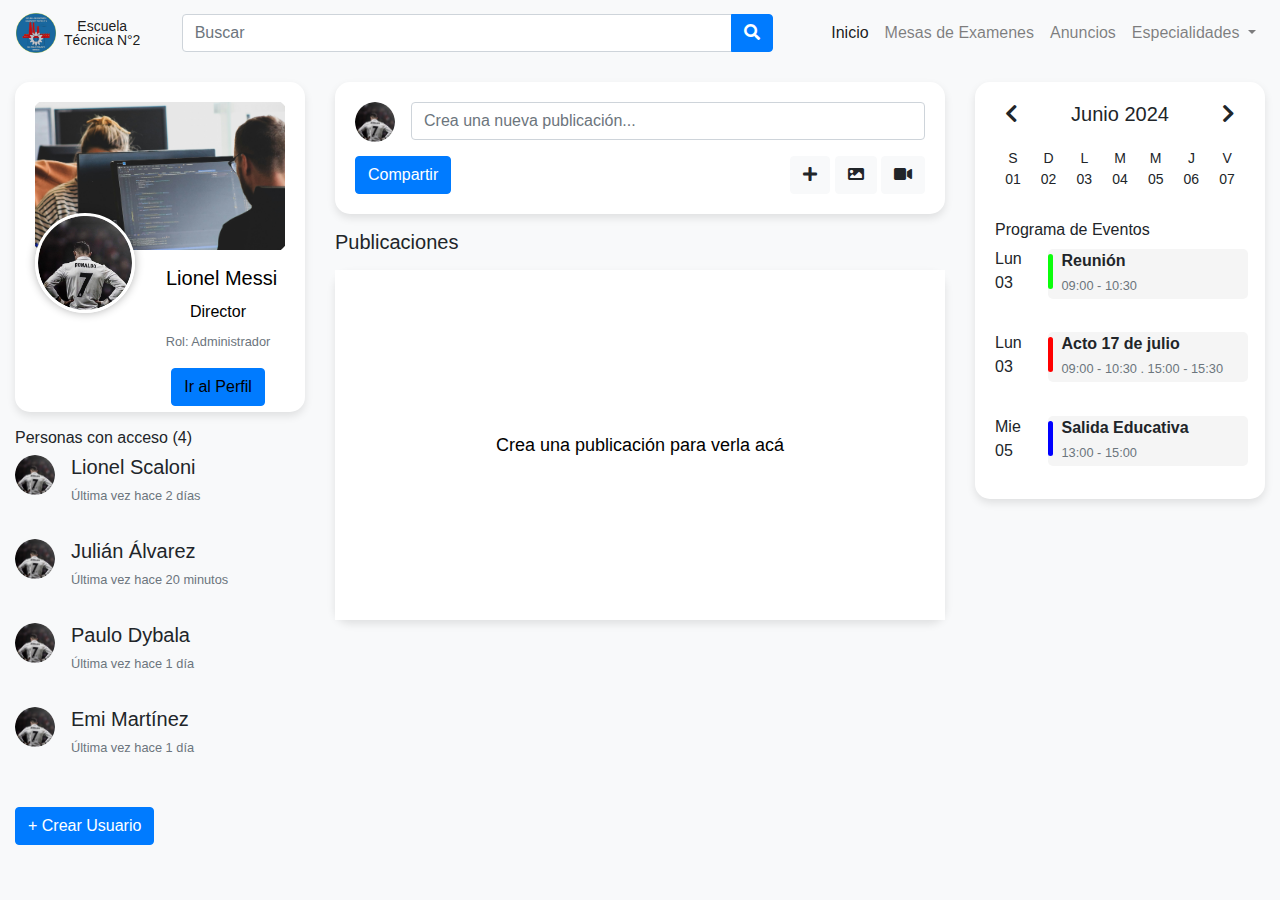
<file: index.html>
<!DOCTYPE html>
<html lang="es">
<head>
    <meta charset="UTF-8">
    <meta name="viewport" content="width=device-width, initial-scale=1.0">
    <title>Escuela Técnica N°2</title>
    <link href="https://stackpath.bootstrapcdn.com/bootstrap/4.5.2/css/bootstrap.min.css" rel="stylesheet">
    <link rel="stylesheet" href="https://cdnjs.cloudflare.com/ajax/libs/font-awesome/5.15.4/css/all.min.css">
    <link rel="stylesheet" href="style.css">
</head>
<body>
    <nav class="navbar navbar-expand-lg navbar-light bg-light">
        <a class="navbar-brand d-flex align-items-center" href="#">
            <img src="img/logo-colegio.png" alt="Logo del colegio" class="logo">
            <div class="ml-2 text-center">
                <span class="d-block">Escuela</span>
                <span class="d-block">Técnica N°2</span>
            </div>
        </a>
        <button class="navbar-toggler" type="button" data-toggle="collapse" data-target="#navbarNav" aria-controls="navbarNav" aria-expanded="false" aria-label="Toggle navigation">
            <span class="navbar-toggler-icon"></span>
        </button>
        <div class="collapse navbar-collapse" id="navbarNav">
            <form class="form-inline mx-auto">
                <div class="input-group search-group">
                    <input class="form-control" type="search" placeholder="Buscar" aria-label="Buscar">
                    <div class="input-group-append">
                        <button class="btn btn-primary" type="submit">
                            <i class="fas fa-search"></i>
                        </button>
                    </div>
                </div>
            </form>
            <ul class="navbar-nav ml-auto">
                <li class="nav-item active">
                    <a class="nav-link active" href="#">Inicio</a>
                </li>
                <li class="nav-item">
                    <a class="nav-link" href="#">Mesas de Examenes</a>
                </li>
                <li class="nav-item">
                    <a class="nav-link" href="#">Anuncios</a>
                </li>
                <li class="nav-item dropdown">
                    <a class="nav-link dropdown-toggle" href="#" id="especialidadesDropdown" role="button" data-toggle="dropdown" aria-haspopup="true" aria-expanded="false">
                        Especialidades
                    </a>
                    <div class="dropdown-menu" aria-labelledby="especialidadesDropdown">
                        <a class="dropdown-item" href="#">Informática</a>
                        <a class="dropdown-item" href="#">Electromecánica</a>
                        <a class="dropdown-item" href="#">Energías Renovables</a>
                    </div>
                </li>
            </ul>
        </div>
    </nav>
    
    <div class="container-fluid mt-3">
        <div class="row">
            <div class="col-md-3">
                <div class="card text-center profile-card mb-3">
                    <div class="card-background-container">
                        <img src="img/informatica.jpg" class="card-background" alt="Background">
                        <div class="overlay"></div>
                    </div>
                    <div class="card-body">
                        <div class="profile-img-container">
                            <img src="img/Foto de perfil.jpg" class="rounded-circle mb-3 profile-img" alt="Director">
                        </div>
                        <div class="profile-info-container ml-3">
                            <h5 class="card-title">Lionel Messi</h5>
                            <p class="card-text">Director</p>
                            <p class="card-text"><small class="text-muted">Rol: Administrador</small></p>
                            <a href="#" class="btn btn-primary">Ir al Perfil</a>
                        </div>
                    </div>
                </div>
                <h6>Personas con acceso (4)</h6>
                <ul class="list-unstyled">
                    <li class="media mb-3">
                        <img src="img/Foto de perfil.jpg" class="mr-3 rounded-circle profile-img-small" alt="...">
                        <div class="media-body">
                            <h5 class="mt-0 mb-1">Lionel Scaloni</h5>
                            <p><small class="text-muted">Última vez hace 2 días</small></p>
                        </div>
                    </li>
                    <li class="media mb-3">
                        <img src="img/Foto de perfil.jpg" class="mr-3 rounded-circle profile-img-small" alt="...">
                        <div class="media-body">
                            <h5 class="mt-0 mb-1">Julián Álvarez</h5>
                            <p><small class="text-muted">Última vez hace 20 minutos</small></p>
                        </div>
                    </li>
                    <li class="media mb-3">
                        <img src="img/Foto de perfil.jpg" class="mr-3 rounded-circle profile-img-small" alt="...">
                        <div class="media-body">
                            <h5 class="mt-0 mb-1">Paulo Dybala</h5>
                            <p><small class="text-muted">Última vez hace 1 día</small></p>
                        </div>
                    </li>
                    <li class="media mb-3">
                        <img src="img/Foto de perfil.jpg" class="mr-3 rounded-circle profile-img-small" alt="...">
                        <div class="media-body">
                            <h5 class="mt-0 mb-1">Emi Martínez</h5>
                            <p><small class="text-muted">Última vez hace 1 día</small></p>
                        </div>
                    </li>
                </ul>
                <!-- Botón para abrir el modal -->
                <button type="button" class="btn btn-primary mt-3" data-toggle="modal" data-target="#exampleModal">
                    + Crear Usuario
                </button>
            </div>
            
            <div class="col-md-6">
                <div class="card mb-3">
                    <div class="card-body">
                        <div class="media">
                            <img src="img/Foto de perfil.jpg" class="mr-3 rounded-circle profile-img-small" alt="...">
                            <div class="media-body">
                                <input type="text" class="form-control mb-2" placeholder="Crea una nueva publicación...">
                            </div>
                        </div>
                        <div class="d-flex justify-content-between align-items-center mt-2">
                            <button class="btn btn-primary">Compartir</button>
                            <div>
                                <button class="btn btn-light"><i class="fas fa-plus"></i></button>
                                <button class="btn btn-light"><i class="fas fa-image"></i></button>
                                <button class="btn btn-light"><i class="fas fa-video"></i></button>
                            </div>
                        </div>
                    </div>
                </div>
                <h5 class="mb-3">Publicaciones</h5>
                <!-- Aquí inicia la nueva sección de publicaciones -->
                <div class="card mb-3 larger-card">
                    <div class="card-body text-center">
                        <p class="card-text">Crea una publicación para verla acá</p>
                    </div>
                </div>
            </div>
            
            <div class="col-md-3">
                <div class="card">
                    <div class="card-body">
                        <h5 class="card-title d-flex justify-content-between align-items-center">
                            <i class="fas fa-chevron-left"></i>
                            Junio 2024
                            <i class="fas fa-chevron-right"></i>
                        </h5>
                        <div id="calendar" class="mb-3 calendar">
                            <div class="d-flex">
                                <button class="btn btn-light">S<br>01</button>
                                <button class="btn btn-light">D<br>02</button>
                                <button class="btn btn-light">L<br>03</button>
                                <button class="btn btn-light">M<br>04</button>
                                <button class="btn btn-light">M<br>05</button>
                                <button class="btn btn-light">J<br>06</button>
                                <button class="btn btn-light">V<br>07</button>
                            </div>
                            <!-- Aquí se agregarán más días -->
                        </div>
                        <h6 class="event-list-title">Programa de Eventos</h6>
                        <section>
                            <div style="padding-bottom: 20px;">  <!-- DIA   1   -->
                                <p>Lun <br> 03</p>
                                <div class="Box-ProgramaEvent1">
                                    <b style="padding-left: 14px;">Reunión</b><br>
                                    <small class="text-muted" style="padding-left: 14px;">09:00 - 10:30</small>
                                </div>
                            </div>

                            <div style="padding-bottom: 20px;">  <!-- DIA   2   -->
                                <p>Lun <br> 03</p>
                                <div class="Box-ProgramaEvent2">
                                    <b style="padding-left: 14px;">Acto 17 de julio</b> <br>
                                    <small class="text-muted" style="padding-left: 14px;">09:00 - 10:30  .  15:00 - 15:30</small>
                                </div>
                            </div>

                            <div>  <!-- DIA   3   -->
                                <p>Mie <br> 05</p>
                                <div class="Box-ProgramaEvent3">
                                    <b style="padding-left: 14px;">Salida Educativa</b> <br>
                                    <small class="text-muted" style="padding-left: 14px;">13:00 - 15:00 </small>
                                </div>
                            </div>

                            <!-- <div>   DIA -- Agregar mas dias
                                <p>Lun <br> 03</p>
                            </div> -->
                        </section>
                    </div>
                </div>
            </div>
        </div>
    </div>
      <!-- Modal -->
<div class="modal fade" id="exampleModal" tabindex="-1" aria-labelledby="exampleModalLabel" aria-hidden="true">
    <div class="modal-dialog">
        <div class="modal-content">
            <div class="modal-header">
                <h5 class="modal-title" id="exampleModalLabel">Crear un nuevo usuario</h5>
                <button type="button" class="close" data-dismiss="modal" aria-label="Close">
                    <span aria-hidden="true">&times;</span>
                </button>
            </div>
            <div class="modal-body">
                <form>
                    <div class="form-group">
                        <input type="email" class="form-control" id="email" placeholder="Email">
                    </div>
                    <div class="form-group">
                        <input type="password" class="form-control" id="password" placeholder="Contraseña">
                    </div>
                    <div class="form-group">
                        <select class="form-control" id="role">
                            <option value="">Rol</option>
                            <option value="admin">Administrador</option>
                            <option value="moderator">Moderador</option>
                            <option value="content-creator">Creador de Contenidos</option>
                            <option value="exam-manager">Gestor de Mesas de Exámenes</option>
                        </select>
                    </div>
                    <!-- Botón de Agregar Usuario -->
                    <button type="button" class="add-user-btn">+ Agregar Usuario</button>
                </form>
                <div class="access-list">
                    <p>Personas con acceso (3)</p>
                    <ul class="list-unstyled">
                        <li class="user-item">
                            <img src="img/perfil.png" alt="Lionel Scaloni">
                            Lionel Scaloni
                        </li>
                        <li class="user-item">
                            <img src="img/perfil.png" alt="Julián Álvarez">
                            Julián Álvarez
                        </li>
                        <li class="user-item">
                            <img src="img/perfil.png" alt="Paulo Dybala">
                            Paulo Dybala
                        </li>
                    </ul>
                    
                </div>
            </div>
        </div>
    </div>
</div>

    <script src="https://code.jquery.com/jquery-3.5.1.slim.min.js"></script>
    <script src="https://cdn.jsdelivr.net/npm/@popperjs/core@2.5.4/dist/umd/popper.min.js"></script>
    <script src="https://stackpath.bootstrapcdn.com/bootstrap/4.5.2/js/bootstrap.min.js"></script>
</body>
</html>
</file>
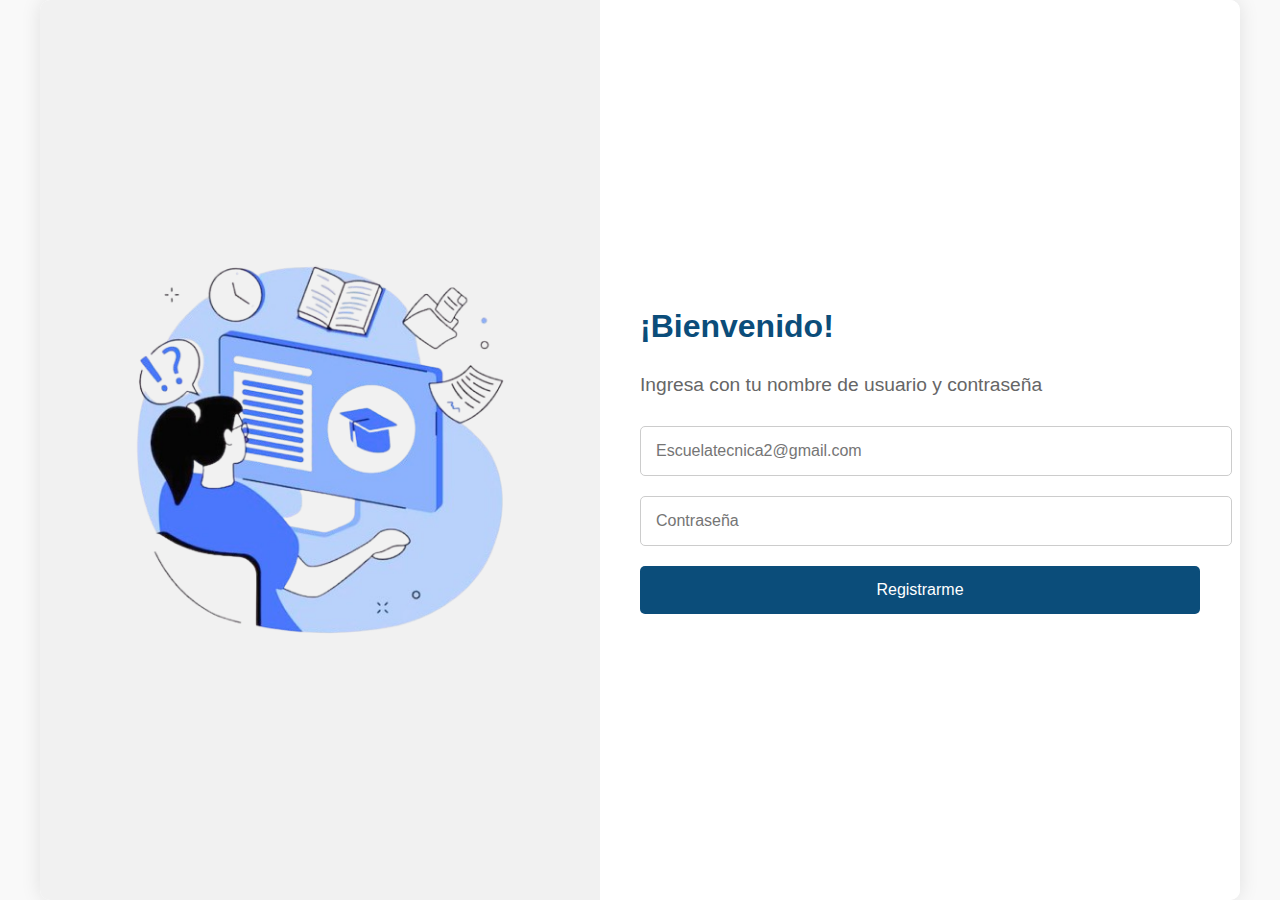
<file: screens/register.html>
<!DOCTYPE html>
<html lang="es">
<head>
    <meta charset="UTF-8">
    <meta name="viewport" content="width=device-width, initial-scale=1.0">
    <link rel="stylesheet" href="./styles2.css">
    <title>Registro</title>
</head>
<body>
    <div class="container">
        <div class="image-section">
            <img src="../img/fotoregister.png" alt="Registro Imagen">
        </div>
        <div class="form-section">
            <h1>¡Bienvenido!</h1>
            <p>Ingresa con tu nombre de usuario y contraseña</p>
            <form>
                <input type="email" placeholder="Escuelatecnica2@gmail.com" required>
                <input type="password" placeholder="Contraseña" required>
                <button type="submit">Registrarme</button>
            </form>
        </div>
    </div>
</body>
</html>
</file>
<file: style.css>
/* Custom CSS */
body {
  font-family: 'Arial', sans-serif;
  background-color: #f8f9fa; /* Color de fondo de la página principal */
}

.navbar {
  background-color: #ffffff; /* Fondo blanco para el navbar */
}

.navbar-brand .logo {
  height: 40px;
  width: 40px;
}

.navbar-brand div {
  line-height: 1;
  font-size: 14px;
}

.profile-img {
  width: 100px;
  height: 100px;
  object-fit: cover;
  border-radius: 50%;
  border: 3px solid white;
  box-shadow: 0 0 10px rgba(0, 0, 0, 0.3);
}

.profile-img-small {
  width: 40px;
  height: 40px;
}

.profile-card {
  background-color: #f8f9fa; /* Fondo blanco */
  border: none;
  width: 100%;
  max-width: 300px; /* Ajusta este valor según sea necesario */
  color: white; /* Texto en blanco */
  height: 330px;
  overflow: hidden; /* Asegura que el contenido no se desborde */
}

.profile-card .card-body {
  padding: 20px;
  display: flex;
  align-items: center;
  position: relative;
  /* Ajusta el margen superior del contenedor del perfil para subir el contenido */
  margin-top: -20px; /* Ajusta este valor según sea necesario */
}

.profile-card .card-title {
  margin-bottom: 0;
  position: relative;
  z-index: 2;
}

.card {
  border: none; /* Quita el borde de la card */
  border-radius: 15px; /* Bordes redondeados */
  box-shadow: 0 4px 8px rgba(0, 0, 0, 0.1); /* Sombra sutil */
  background-color: #ffffff; /* Fondo blanco para todas las cards */
}

.card-body {
  padding: 20px;
}

.calendar {
  display: flex;
  flex-wrap: wrap;
  justify-content: center;
}

.calendar .d-flex {
  flex: 1;
  justify-content: center;
}

.calendar button {
  width: 14.28%;
  padding: 10px;
  border: none;
  background: none;
  font-size: 14px;
  cursor: pointer;
}

.card .event-list {
  margin-top: 20px;
}

.card .event-list-title {
  margin-top: 20px;
}

.event-list .event {
  margin-bottom: 10px;
  padding: 10px;
  border-radius: 5px;
  color: white;
}

.event-list .event.bg-green {
  background-color: #28a745;
}

.event-list .event.bg-red {
  background-color: #dc3545;
}

.event-list .event.bg-blue {
  background-color: #007bff;
}

.card-title {
  display: flex;
  justify-content: space-between;
  align-items: center;
}

.card-title i {
  cursor: pointer;
  margin-left: 10px;
  margin-right: 10px;
}

.navbar .form-inline .input-group.search-group .form-control {
  width: 550px; /* Tamaño más grande del input */
}

.card-background-container {
  position: relative;
  height: 70%; /* La imagen de fondo ocupa el 70% de la tarjeta */
  overflow: hidden;
  border-radius: 75px; /* Bordes redondeados */
}

.card-background {
  width: 100%;
  height: 100%;
  object-fit: cover;
  position: absolute;
  top: 0;
  left: 0;
  padding: 20px; /* Padding para la imagen de fondo */
  border-radius: 8px; /* Bordes redondeados para la imagen de fondo */
}

.profile-img-container {
  flex-shrink: 0;
  position: relative;
  z-index: 2; /* Asegura que la imagen de perfil esté por encima de la superposición */
  margin-top: -120px; /* Para ajustar la posición de la imagen de perfil hacia arriba */
  text-align: center; /* Centra la imagen de perfil horizontalmente */
}

.profile-info-container {
  margin-left: 0; /* Restablece el margen izquierdo */
  width: 100%;
  text-align: center; /* Centra el texto */
  position: relative;
  z-index: 2; /* Asegura que el texto esté por encima de la superposición */
  margin-top: 10px; /* Ajusta el margen superior para el texto */
}

/* Asegúrate de ajustar el margen superior para el botón */
.profile-info-container .card-title {
  margin-bottom: 10px;
  margin-left: 15px;
}

.profile-info-container .card-text {
  margin-bottom: 5px;
}

.profile-info-container .card-title,
.profile-info-container .card-text,
.profile-info-container a {
  color: black; /* Texto en negro */
}

.profile-card .btn {
  position: relative;
  z-index: 2;
  margin-top: 10px; /* Ajusta el margen superior para el botón */
}

.larger-card {
  height: 350px; /* Ajusta la altura según sea necesario */
  background-color: white; /* Fondo blanco para la card */
  border-radius: 15px; /* Bordes redondeados */
  box-shadow: 0 4px 8px rgba(0, 0, 0, 0.1); /* Sombra sutil */
}

.card-body.text-center {
  position: relative;
  height: 100%; /* Asegura que el contenido se extienda por toda la altura de la card */
  display: flex;
  align-items: center; /* Centra el contenido verticalmente */
  justify-content: center; /* Centra el contenido horizontalmente */
  background-color: white; /* Fondo blanco para el contenido de la card */
  color: black; /* Texto en negro */
}

.card-body.text-center p {
  font-size: 18px; /* Tamaño del texto */
  margin: 0; /* Elimina márgenes por defecto */
}

.Box-ProgramaEvent1{
  height: 50px;
  width: 200px;
  background-color: whitesmoke;
  position: absolute;
  top: 40%;
  left: 25%;
  border-radius: 5px;
}

.Box-ProgramaEvent1::before {
  content: '';
  position: absolute; /* El pseudo-elemento también es absoluto dentro del div */
  left: 0;
  top: 10%; /* Ajusta esta posición según lo necesites */
  height: 70%; /* Ajusta esta altura según lo necesites */
  width: 5px; /* Ancho del borde */
  background-color: rgb(11, 254, 11); /* Color del borde */
  border-radius: 10px;
}

.Box-ProgramaEvent2{
  height: 50px;
  width: 200px;
  background-color: whitesmoke;
  position: absolute;
  top: 60%;
  left: 25%;
  border-radius: 5px;
}

.Box-ProgramaEvent2::before {
  content: '';
  position: absolute; /* El pseudo-elemento también es absoluto dentro del div */
  left: 0;
  top: 10%; /* Ajusta esta posición según lo necesites */
  height: 70%; /* Ajusta esta altura según lo necesites */
  width: 5px; /* Ancho del borde */
  background-color: rgb(255, 0, 0); /* Color del borde */
  border-radius: 10px;
}

.Box-ProgramaEvent3{
  height: 50px;
  width: 200px;
  background-color: whitesmoke;
  position: absolute;
  top: 80%;
  left: 25%;
  border-radius: 5px;
}

.Box-ProgramaEvent3::before {
  content: '';
  position: absolute; /* El pseudo-elemento también es absoluto dentro del div */
  left: 0;
  top: 10%; /* Ajusta esta posición según lo necesites */
  height: 70%; /* Ajusta esta altura según lo necesites */
  width: 5px; /* Ancho del borde */
  background-color: blue; /* Color del borde */
  border-radius: 10px;
}

/* Estilos personalizados para el modal */
.modal-content {
  border-radius: 8px;
}

.modal-header {
  background-color: #f8f9fa;
  border-bottom: 1px solid #dee2e6;
}

.modal-footer {
  border-top: 1px solid #dee2e6;
}

.access-list {
  margin-top: 20px;
}

.access-list p {
  font-weight: bold;
}

.user-item {
  display: flex;
  align-items: center;
  margin-bottom: 10px;
}

.user-item img {
  width: 40px;
  height: 40px;
  border-radius: 50%;
  margin-right: 10px;
}

.add-user-btn {
  display: block;
  margin-top: 10px;
  margin-left: 0; /* Para asegurarse de que esté alineado a la izquierda */
}

/* Estilo para el botón de "+ Agregar Usuario" */
.add-user-btn {
  display: block;
  width: 200px;
  margin: 10px 0; /* Espacio adecuado alrededor del botón */
  padding: 10px;
  background-color: #007bff; /* Color azul para el botón */
  color: white;
  border: none;
  border-radius: 5px;
  cursor: pointer;
  font-size: 16px;
  text-align: center;
  transition: background-color 0.3s ease;
  margin-left: 55%;
}

.add-user-btn:hover {
  background-color: #0056b3; /* Cambiar color al pasar el mouse */
}
</file>
<file: screens/styles2.css>
body {
    font-family: Arial, sans-serif;
    margin: 0;
    padding: 0;
    height: 100vh;
    display: flex;
    justify-content: center;
    align-items: center;
    background-color: #f9f9f9;
}

.container {
    display: flex;
    flex-direction: row;
    width: 100%;
    max-width: 1200px;
    height: 100%;
    background-color: #fff;
    border-radius: 10px;
    overflow: hidden;
    box-shadow: 0 0 20px rgba(0, 0, 0, 0.1);
}

.image-section {
    flex: 1;
    display: flex;
    justify-content: center;
    align-items: center;
    background-color: #f1f1f1;
}

.image-section img {
    width: 100%;
    max-width: 500px;
    height: auto;
}

.form-section {
    flex: 1;
    padding: 40px;
    display: flex;
    flex-direction: column;
    justify-content: center;
    align-items: flex-start;
    background-color: #fff;
}

.form-section h1 {
    color: #0B4D7A;
    font-size: 2rem;
    margin-bottom: 10px;
}

.form-section p {
    color: #666;
    font-size: 1.2rem;
    margin-bottom: 30px;
}

.form-section form {
    width: 100%;
    display: flex;
    flex-direction: column;
}

.form-section input {
    width: 100%;
    padding: 15px;
    margin-bottom: 20px;
    border: 1px solid #ccc;
    border-radius: 5px;
    font-size: 1rem;
}

.form-section button {
    width: 100%;
    padding: 15px;
    background-color: #0B4D7A;
    color: #fff;
    border: none;
    border-radius: 5px;
    font-size: 1rem;
    cursor: pointer;
    transition: background-color 0.3s ease;
}

.form-section button:hover {
    background-color: #083a5a;
}

/* Responsive Design */
@media (max-width: 768px) {
    .container {
        flex-direction: column;
        height: auto;
    }

    .image-section {
        display: none; /* Hide image section on smaller screens */
    }

    .form-section {
        width: 100%;
        padding: 20px;
    }

    .form-section h1 {
        font-size: 1.5rem;
    }

    .form-section p {
        font-size: 1rem;
    }

    .form-section input,
    .form-section button {
        font-size: 0.9rem;
        padding: 10px;
    }
}

@media (max-width: 480px) {
    .form-section h1 {
        font-size: 1.2rem;
    }

    .form-section p {
        font-size: 0.9rem;
    }

    .form-section input,
    .form-section button {
        font-size: 0.8rem;
        padding: 8px;
    }
}
</file>
